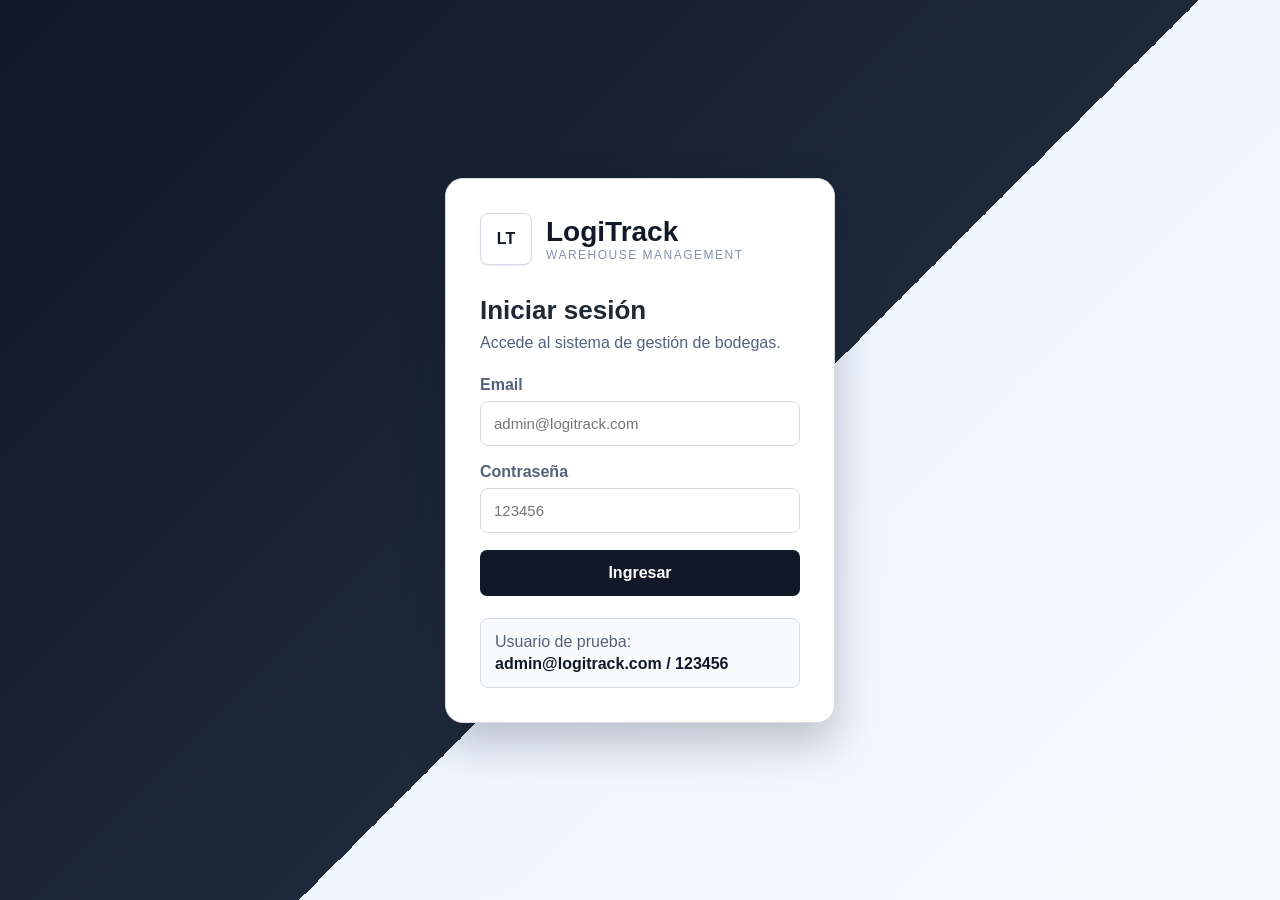
<file: src/main/resources/static/index.html>
<!DOCTYPE html>
<html lang="es">
<head>
    <meta charset="UTF-8">
    <title>LogiTrack</title>
    <meta name="viewport" content="width=device-width, initial-scale=1.0">

    <script>
        const token = localStorage.getItem("token");

        if (token) {
            window.location.href = "dashboard.html";
        } else {
            window.location.href = "login.html";
        }
    </script>
</head>
<body>
</body>
</html>
</file>
<file: src/main/resources/static/css/style.css>
:root {
    --navy: #111827;
    --navy-soft: #172033;
    --bg: #f4f6f8;
    --panel: #ffffff;
    --border: #d7dce3;
    --text: #1f2933;
    --muted: #53627a;
    --muted-light: #8792a8;
    --blue: #cfe2ff;
    --blue-strong: #3b82f6;
    --green: #00a86b;
    --green-bg: #e8fff3;
    --red: #c5161d;
    --red-bg: #fff1f1;
    --red-soft: #ffd9d9;
    --shadow: 0 1px 2px rgba(15, 23, 42, 0.08);
}

* {
    margin: 0;
    padding: 0;
    box-sizing: border-box;
}

body {
    font-family: Arial, Helvetica, sans-serif;
    background: var(--bg);
    color: var(--text);
}

/* LOGIN */

.login-body {
    min-height: 100vh;
    background: linear-gradient(135deg, #111827 0%, #1e293b 55%, #eff6ff 55%, #f8fafc 100%);
    display: flex;
    align-items: center;
    justify-content: center;
}

.login-container {
    width: 100%;
    max-width: 430px;
    padding: 20px;
}

.login-card {
    background: #ffffff;
    border-radius: 18px;
    padding: 34px;
    box-shadow: 0 20px 45px rgba(15, 23, 42, 0.25);
    border: 1px solid var(--border);
}

.login-logo {
    display: flex;
    align-items: center;
    gap: 14px;
    margin-bottom: 30px;
}

.logo-box,
.brand-icon {
    width: 52px;
    height: 52px;
    border-radius: 8px;
    background: #ffffff;
    border: 1px solid #d5dbe6;
    display: flex;
    align-items: center;
    justify-content: center;
    font-weight: 800;
    color: var(--navy);
    box-shadow: var(--shadow);
}

.login-logo h1 {
    font-size: 28px;
    color: var(--navy);
}

.login-logo p {
    font-size: 12px;
    text-transform: uppercase;
    letter-spacing: 1.5px;
    color: var(--muted-light);
}

.login-card h2 {
    font-size: 26px;
    margin-bottom: 8px;
}

.login-subtitle {
    color: var(--muted);
    margin-bottom: 24px;
}

.login-card label {
    display: block;
    font-weight: 700;
    margin-bottom: 7px;
    color: var(--muted);
}

.login-card input {
    width: 100%;
    height: 45px;
    border: 1px solid var(--border);
    border-radius: 8px;
    padding: 0 13px;
    margin-bottom: 17px;
    font-size: 15px;
}

.login-card input:focus {
    outline: 2px solid #bfdbfe;
    border-color: var(--blue-strong);
}

.btn-primary,
.btn-dark {
    border: none;
    border-radius: 7px;
    cursor: pointer;
    font-weight: 700;
}

.btn-primary {
    width: 100%;
    height: 46px;
    background: var(--navy);
    color: #ffffff;
    font-size: 16px;
}

.btn-primary:hover,
.btn-dark:hover {
    opacity: 0.9;
}

.message {
    margin-top: 14px;
    font-size: 14px;
    color: var(--red);
}

.login-help {
    margin-top: 22px;
    padding: 14px;
    background: #f8fafc;
    border-radius: 8px;
    border: 1px solid var(--border);
}

.login-help p {
    color: var(--muted);
    margin-bottom: 4px;
}

.login-help span {
    font-weight: 700;
    color: var(--navy);
}

/* LAYOUT */

.app-layout {
    display: flex;
    min-height: 100vh;
}

.sidebar {
    width: 300px;
    background: var(--navy);
    color: #ffffff;
    padding: 34px 22px;
    flex-shrink: 0;
}

.brand {
    display: flex;
    align-items: center;
    gap: 16px;
    margin-bottom: 42px;
}

.brand h1 {
    font-size: 32px;
    line-height: 1;
}

.brand p {
    margin-top: 8px;
    font-size: 13px;
    letter-spacing: 1.5px;
    text-transform: uppercase;
    color: #7c879c;
}

.menu {
    display: flex;
    flex-direction: column;
    gap: 10px;
}

.menu-item {
    height: 52px;
    border: none;
    border-radius: 8px;
    background: transparent;
    color: #727d94;
    font-size: 16px;
    text-align: left;
    padding: 0 18px;
    cursor: pointer;
    font-weight: 700;
    display: flex;
    align-items: center;
    gap: 14px;
}

.menu-item span {
    font-size: 22px;
}

.menu-item.active {
    background: var(--blue);
    color: #4b5870;
}

.menu-item:hover {
    background: var(--navy-soft);
    color: #ffffff;
}

.menu-item.active:hover {
    background: var(--blue);
    color: #4b5870;
}

/* TOPBAR */

.main-content {
    flex: 1;
    min-width: 0;
}

.topbar {
    height: 92px;
    background: #ffffff;
    border-bottom: 1px solid var(--border);
    display: flex;
    align-items: center;
    padding: 0 34px;
    gap: 26px;
}

.breadcrumb {
    font-size: 16px;
    min-width: 230px;
    display: flex;
    gap: 10px;
    color: var(--muted);
}

.breadcrumb strong {
    color: #000000;
}

.search-box {
    width: 340px;
    height: 52px;
    border: 1px solid var(--border);
    border-radius: 8px;
    background: #f3f5f8;
    display: flex;
    align-items: center;
    padding: 0 16px;
    gap: 10px;
}

.search-box input {
    border: none;
    outline: none;
    background: transparent;
    width: 100%;
    font-size: 18px;
    color: var(--muted);
}

.top-actions {
    margin-left: auto;
    display: flex;
    align-items: center;
    gap: 18px;
}

.icon-button {
    border: none;
    background: transparent;
    font-size: 22px;
    cursor: pointer;
}

.logout-button {
    border: none;
    background: transparent;
    color: var(--muted);
    font-size: 16px;
    font-weight: 700;
    cursor: pointer;
}

.avatar {
    width: 42px;
    height: 42px;
    border-radius: 50%;
    background: #e5e7eb;
    color: var(--navy);
    display: flex;
    align-items: center;
    justify-content: center;
    font-weight: 800;
}

/* CONTENT */

.content-section {
    display: none;
    padding: 36px;
}

.active-section {
    display: block;
}

.page-header {
    display: flex;
    align-items: center;
    justify-content: space-between;
    margin-bottom: 32px;
}

.page-header h2 {
    font-size: 34px;
    margin-bottom: 8px;
}

.page-header p {
    color: var(--muted);
    font-size: 18px;
}

.header-actions {
    display: flex;
    gap: 16px;
}

.date-button {
    height: 44px;
    background: #ffffff;
    border: 1px solid var(--border);
    border-radius: 7px;
    padding: 0 18px;
    font-size: 16px;
    color: var(--text);
    box-shadow: var(--shadow);
}

.btn-dark {
    height: 44px;
    background: #050505;
    color: #ffffff;
    padding: 0 22px;
    font-size: 16px;
}

/* CARDS */

.cards-grid {
    display: grid;
    grid-template-columns: repeat(4, 1fr);
    gap: 22px;
    margin-bottom: 32px;
}

.metric-card {
    background: var(--panel);
    border: 1px solid var(--border);
    border-radius: 9px;
    padding: 26px;
    box-shadow: var(--shadow);
    min-height: 170px;
}

.card-top {
    display: flex;
    justify-content: space-between;
    align-items: center;
    margin-bottom: 24px;
}

.card-icon {
    width: 52px;
    height: 52px;
    border-radius: 6px;
    display: flex;
    align-items: center;
    justify-content: center;
    font-size: 24px;
    font-weight: 800;
}

.card-icon.neutral {
    background: #eef0f3;
    color: #000;
}

.card-icon.blue {
    background: var(--blue);
    color: #45556d;
}

.card-icon.danger {
    background: var(--red-soft);
    color: var(--red);
}

.badge {
    background: #f1f3f5;
    color: var(--muted);
    padding: 8px 12px;
    border-radius: 4px;
    font-weight: 700;
    font-size: 14px;
}

.badge.green {
    background: var(--green-bg);
    color: var(--green);
}

.badge.red {
    background: var(--red-soft);
    color: var(--red);
}

.metric-card p {
    color: #4d5b73;
    font-size: 18px;
    margin-bottom: 12px;
}

.metric-card h3 {
    font-size: 48px;
    line-height: 1;
}

.metric-card small {
    font-size: 16px;
    font-weight: 400;
    color: var(--red);
}

.danger-card {
    background: var(--red-bg);
    border-color: #ffb5b5;
    color: var(--red);
}

/* PANELS */

.dashboard-grid {
    display: grid;
    grid-template-columns: 2fr 1fr;
    gap: 30px;
}

.panel {
    background: var(--panel);
    border: 1px solid var(--border);
    border-radius: 9px;
    box-shadow: var(--shadow);
    overflow: hidden;
}

.panel-header {
    height: 80px;
    border-bottom: 1px solid var(--border);
    padding: 0 24px;
    display: flex;
    align-items: center;
    justify-content: space-between;
}

.panel-header h3 {
    font-size: 28px;
}

.dots,
.link-button {
    border: none;
    background: transparent;
    cursor: pointer;
}

.dots {
    font-size: 28px;
    color: var(--muted);
}

.link-button {
    color: #2672ff;
    font-weight: 700;
    font-size: 15px;
}

/* BAR CHART */

.bar-chart {
    padding: 28px 36px 34px;
    min-height: 360px;
}

.bar-row {
    margin-bottom: 24px;
}

.bar-info {
    display: flex;
    justify-content: space-between;
    margin-bottom: 8px;
    color: var(--muted);
    font-weight: 700;
}

.bar-track {
    height: 16px;
    background: #edf0f5;
    border-radius: 999px;
    overflow: hidden;
}

.bar-fill {
    height: 100%;
    background: var(--blue-strong);
    border-radius: 999px;
}

/* TOP LIST */

.table-header {
    height: 54px;
    background: #f1f3f6;
    border-bottom: 1px solid var(--border);
    display: grid;
    grid-template-columns: 1fr 70px;
    align-items: center;
    padding: 0 22px;
    color: #50627c;
    font-weight: 700;
}

.top-item {
    display: grid;
    grid-template-columns: 46px 1fr 70px;
    gap: 14px;
    align-items: center;
    padding: 18px 22px;
    border-bottom: 1px solid #edf0f3;
}

.product-icon {
    width: 42px;
    height: 42px;
    border-radius: 4px;
    background: #e1e5ea;
    display: flex;
    align-items: center;
    justify-content: center;
    color: #53627a;
    font-weight: 800;
}

.product-name {
    font-size: 18px;
    font-weight: 700;
}

.product-sku {
    margin-top: 5px;
    font-size: 12px;
    color: #53627a;
    letter-spacing: 1px;
}

.move-count {
    text-align: right;
    font-size: 20px;
}

/* TABLES */

table {
    width: 100%;
    border-collapse: collapse;
}

thead {
    background: #f1f3f6;
}

th,
td {
    padding: 16px 18px;
    border-bottom: 1px solid #edf0f3;
    text-align: left;
}

th {
    color: #4e607b;
    font-size: 14px;
    text-transform: uppercase;
}

td {
    color: var(--text);
}

/* RESPONSIVE */

@media (max-width: 1100px) {
    .cards-grid,
    .dashboard-grid {
        grid-template-columns: 1fr 1fr;
    }

    .sidebar {
        width: 250px;
    }
}

@media (max-width: 800px) {
    .app-layout {
        flex-direction: column;
    }

    .sidebar {
        width: 100%;
    }

    .topbar {
        flex-wrap: wrap;
        height: auto;
        padding: 20px;
    }

    .cards-grid,
    .dashboard-grid {
        grid-template-columns: 1fr;
    }

    .search-box {
        width: 100%;
    }
}
</file>
